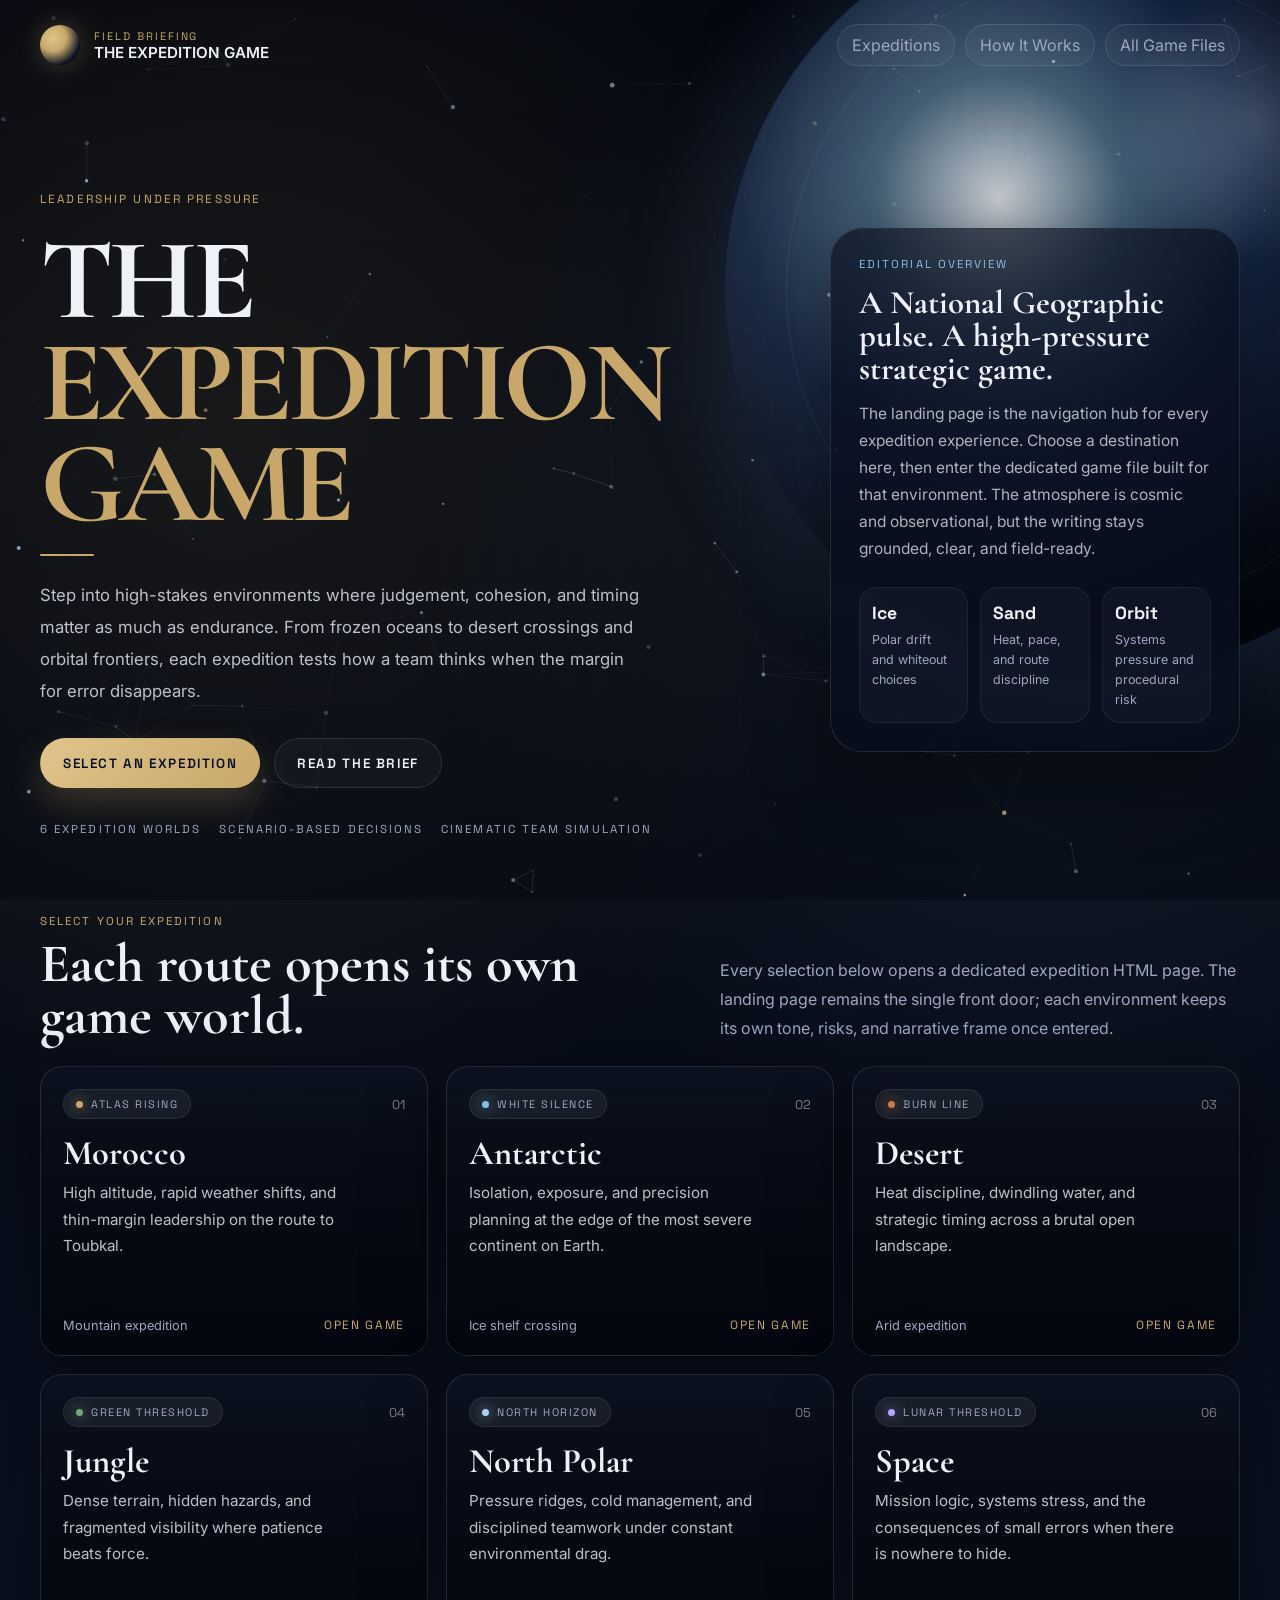
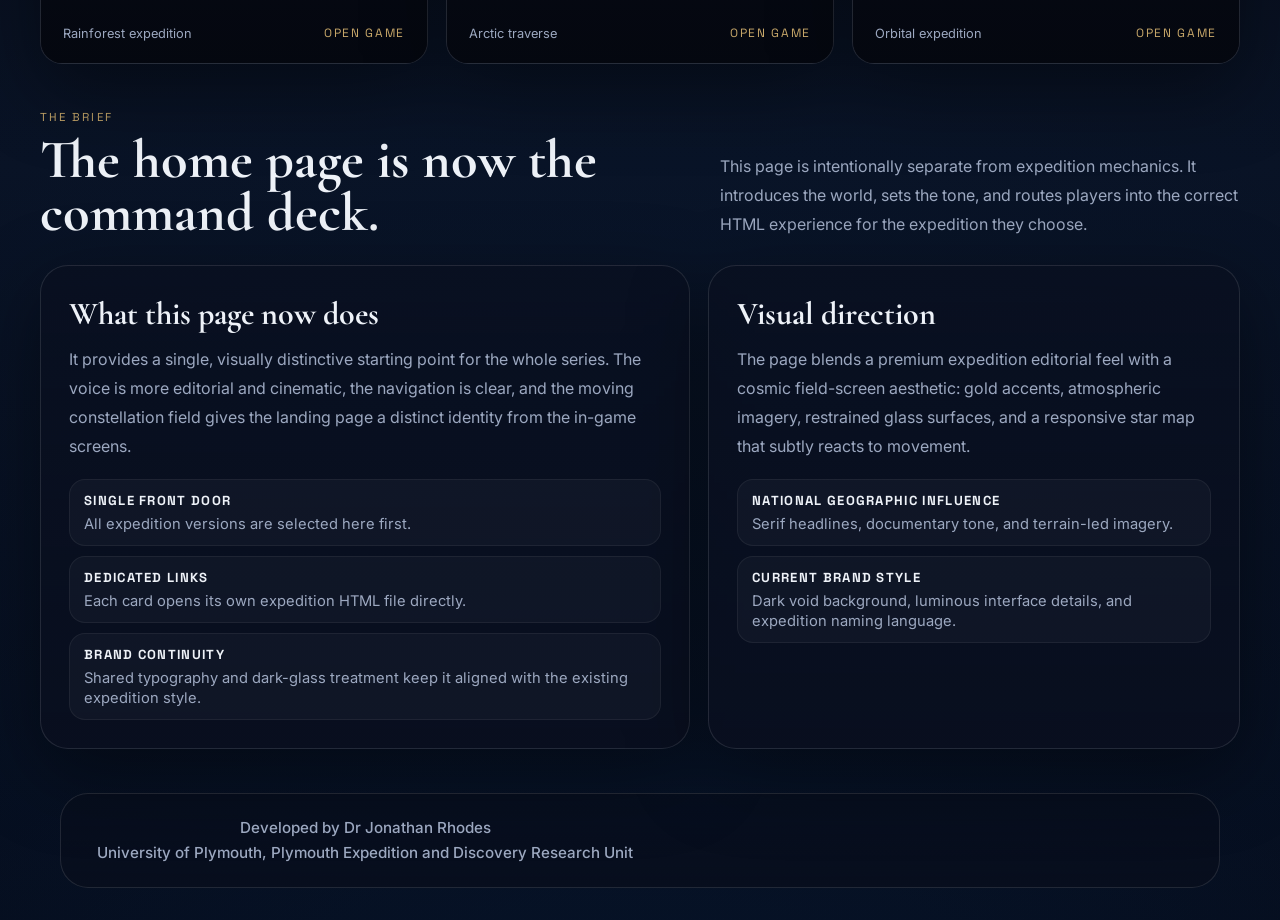
<file: morocco_expedition.html>
<!DOCTYPE html>
<html lang="en">
<head>
<meta charset="UTF-8">
<meta name="viewport" content="width=device-width, initial-scale=1.0">
<title>THE EXPEDITION GAME</title>
<link rel="preconnect" href="https://fonts.googleapis.com">
<link rel="preconnect" href="https://fonts.gstatic.com" crossorigin>
<link href="https://fonts.googleapis.com/css2?family=Cormorant+Garamond:wght@500;600;700&family=Inter:wght@300;400;500;600&family=Space+Grotesk:wght@400;500;600;700&display=swap" rel="stylesheet">
<style>
*,*::before,*::after{box-sizing:border-box;margin:0;padding:0}

:root{
  --bg:#050814;
  --bg-2:#0a1124;
  --panel:rgba(9,15,31,0.76);
  --panel-strong:rgba(12,19,37,0.92);
  --line:rgba(255,255,255,0.11);
  --line-strong:rgba(255,255,255,0.2);
  --text:#eef2f8;
  --muted:#9ca8c0;
  --gold:#c8a86a;
  --gold-soft:#e0c48c;
  --ice:#88bfe3;
  --ember:#ce7a45;
  --moss:#6fa973;
  --danger:#d56363;
  --shadow:0 24px 80px rgba(0,0,0,0.42);
  --radius:22px;
}

html{scroll-behavior:smooth}

body{
  min-height:100vh;
  font-family:'Inter',sans-serif;
  color:var(--text);
  background:
    radial-gradient(circle at 18% 18%, rgba(200,168,106,0.14), transparent 30%),
    radial-gradient(circle at 82% 22%, rgba(136,191,227,0.12), transparent 28%),
    radial-gradient(circle at 50% 120%, rgba(9,49,94,0.35), transparent 50%),
    linear-gradient(180deg, #04070f 0%, #060b16 34%, #091224 70%, #050814 100%);
  overflow-x:hidden;
}

a{color:inherit;text-decoration:none}

#starfield{
  position:fixed;
  inset:0;
  width:100%;
  height:100%;
  z-index:0;
  pointer-events:none;
}

.backdrop{
  position:fixed;
  inset:0;
  z-index:-2;
  background:
    linear-gradient(180deg, rgba(3,7,16,0.2), rgba(3,7,16,0.88)),
    url('https://images.unsplash.com/photo-1462331940025-496dfbfc7564?auto=format&fit=crop&w=1800&q=80') center/cover no-repeat;
  opacity:0.48;
}

.planet{
  position:fixed;
  right:-16vw;
  top:-10vh;
  width:min(62vw, 760px);
  aspect-ratio:1;
  border-radius:50%;
  z-index:-1;
  background:
    radial-gradient(circle at 36% 38%, rgba(237,242,248,0.95), rgba(125,172,204,0.58) 18%, rgba(31,57,102,0.6) 38%, rgba(7,11,24,0.98) 72%),
    radial-gradient(circle at 70% 28%, rgba(255,255,255,0.55), transparent 18%);
  filter:blur(0.4px);
  box-shadow:
    0 0 120px rgba(94,134,194,0.24),
    inset -90px -90px 180px rgba(0,0,0,0.56),
    inset 80px 40px 120px rgba(255,255,255,0.05);
  opacity:0.88;
}

.planet::after{
  content:'';
  position:absolute;
  inset:8%;
  border-radius:50%;
  border:1px solid rgba(255,255,255,0.08);
}

.shell{
  position:relative;
  z-index:2;
  width:min(1200px, calc(100% - 40px));
  margin:0 auto;
}

.topbar{
  display:flex;
  align-items:center;
  justify-content:space-between;
  gap:18px;
  padding:24px 0 8px;
}

.brand{
  display:flex;
  align-items:center;
  gap:14px;
}

.brand-mark{
  width:40px;
  height:40px;
  border-radius:50%;
  background:
    radial-gradient(circle at 32% 32%, var(--gold-soft), var(--gold) 35%, rgba(12,19,37,0.95) 72%);
  box-shadow:0 0 24px rgba(200,168,106,0.28);
}

.brand-copy small,
.eyebrow,
.meta,
.section-kicker,
.foot-label{
  font-family:'Space Grotesk',sans-serif;
  letter-spacing:0.18em;
  text-transform:uppercase;
}

.brand-copy small{
  display:block;
  color:var(--gold);
  font-size:0.68rem;
}

.brand-copy strong{
  display:block;
  font-size:0.95rem;
  font-weight:600;
}

.topnav{
  display:flex;
  flex-wrap:wrap;
  justify-content:flex-end;
  gap:10px;
}

.topnav a{
  padding:10px 14px;
  border:1px solid var(--line);
  border-radius:999px;
  color:var(--muted);
  background:rgba(255,255,255,0.03);
  transition:0.25s ease;
}

.topnav a:hover{
  color:var(--text);
  border-color:rgba(200,168,106,0.42);
  background:rgba(200,168,106,0.08);
}

.hero{
  min-height:90vh;
  display:grid;
  grid-template-columns:minmax(0,1.15fr) minmax(300px,0.85fr);
  align-items:end;
  gap:32px;
  padding:70px 0 48px;
}

.hero-copy{
  max-width:690px;
}

.eyebrow{
  color:var(--gold);
  font-size:0.74rem;
  margin-bottom:24px;
}

.hero h1{
  font-family:'Cormorant Garamond',serif;
  font-size:clamp(4rem,9vw,7.8rem);
  line-height:0.88;
  letter-spacing:-0.04em;
  font-weight:700;
  margin-bottom:20px;
}

.hero h1 span{
  display:block;
  color:var(--gold);
}

.hero-rule{
  width:54px;
  height:2px;
  background:var(--gold);
  margin:20px 0 24px;
  border-radius:999px;
}

.hero p{
  max-width:610px;
  color:rgba(238,242,248,0.78);
  font-size:1.05rem;
  line-height:1.9;
}

.hero-actions{
  display:flex;
  flex-wrap:wrap;
  gap:14px;
  margin-top:30px;
}

.btn{
  display:inline-flex;
  align-items:center;
  justify-content:center;
  min-height:50px;
  padding:0 22px;
  border-radius:999px;
  border:1px solid transparent;
  font-family:'Space Grotesk',sans-serif;
  font-size:0.84rem;
  font-weight:600;
  letter-spacing:0.12em;
  text-transform:uppercase;
  transition:0.28s ease;
}

.btn-primary{
  background:linear-gradient(135deg, var(--gold-soft), var(--gold));
  color:#08101f;
  box-shadow:0 16px 34px rgba(200,168,106,0.24);
}

.btn-primary:hover{transform:translateY(-2px);box-shadow:0 22px 44px rgba(200,168,106,0.32)}

.btn-secondary{
  border-color:var(--line);
  background:rgba(255,255,255,0.03);
  color:var(--text);
}

.btn-secondary:hover{
  border-color:var(--line-strong);
  background:rgba(255,255,255,0.06);
}

.meta{
  display:flex;
  flex-wrap:wrap;
  gap:18px;
  margin-top:34px;
  color:var(--muted);
  font-size:0.72rem;
}

.hero-panel{
  align-self:center;
  justify-self:end;
  width:min(100%, 410px);
  padding:28px;
  border:1px solid var(--line);
  border-radius:32px;
  background:linear-gradient(180deg, rgba(8,14,29,0.66), rgba(8,14,29,0.9));
  backdrop-filter:blur(16px);
  box-shadow:var(--shadow);
}

.hero-panel .section-kicker{
  color:var(--ice);
  font-size:0.72rem;
  margin-bottom:16px;
}

.hero-panel h2{
  font-family:'Cormorant Garamond',serif;
  font-size:2.05rem;
  line-height:1;
  margin-bottom:14px;
}

.hero-panel p{
  color:rgba(238,242,248,0.72);
  line-height:1.75;
  font-size:0.97rem;
}

.signal-grid{
  display:grid;
  grid-template-columns:repeat(3,1fr);
  gap:12px;
  margin-top:24px;
}

.signal{
  padding:14px 12px;
  border-radius:18px;
  background:rgba(255,255,255,0.03);
  border:1px solid rgba(255,255,255,0.06);
}

.signal strong{
  display:block;
  font-family:'Space Grotesk',sans-serif;
  font-size:1.1rem;
  margin-bottom:4px;
}

.signal span{
  color:var(--muted);
  font-size:0.78rem;
}

.section{
  padding:30px 0 16px;
}

.section-head{
  display:flex;
  justify-content:space-between;
  align-items:end;
  gap:18px;
  margin-bottom:24px;
}

.section-kicker{
  display:block;
  color:var(--gold);
  font-size:0.72rem;
  margin-bottom:10px;
}

.section h2{
  font-family:'Cormorant Garamond',serif;
  font-size:clamp(2.2rem,4.3vw,3.4rem);
  line-height:0.96;
}

.section-head p{
  max-width:520px;
  color:var(--muted);
  line-height:1.8;
}

.expedition-grid{
  display:grid;
  grid-template-columns:repeat(3,minmax(0,1fr));
  gap:18px;
}

.expedition-card{
  position:relative;
  min-height:290px;
  padding:22px;
  border-radius:var(--radius);
  overflow:hidden;
  border:1px solid var(--line);
  background:
    linear-gradient(180deg, rgba(255,255,255,0.02), rgba(7,11,24,0.94)),
    rgba(8,14,29,0.86);
  box-shadow:var(--shadow);
  transition:transform 0.32s ease,border-color 0.32s ease,box-shadow 0.32s ease;
}

.expedition-card::before{
  content:'';
  position:absolute;
  inset:0;
  background:var(--bg-image) center/cover no-repeat;
  opacity:0.34;
  transform:scale(1.02);
  transition:transform 0.5s ease,opacity 0.3s ease;
}

.expedition-card::after{
  content:'';
  position:absolute;
  inset:0;
  background:
    linear-gradient(180deg, rgba(4,7,15,0.06), rgba(4,7,15,0.5) 40%, rgba(4,7,15,0.96) 100%);
}

.expedition-card:hover{
  transform:translateY(-5px);
  border-color:rgba(200,168,106,0.34);
  box-shadow:0 30px 90px rgba(0,0,0,0.5);
}

.expedition-card:hover::before{
  transform:scale(1.08);
  opacity:0.42;
}

.card-inner{
  position:relative;
  z-index:2;
  display:flex;
  flex-direction:column;
  justify-content:space-between;
  height:100%;
}

.card-meta{
  display:flex;
  justify-content:space-between;
  align-items:center;
  gap:10px;
}

.tag{
  display:inline-flex;
  align-items:center;
  gap:8px;
  padding:7px 12px;
  border-radius:999px;
  background:rgba(255,255,255,0.06);
  border:1px solid rgba(255,255,255,0.08);
  color:var(--muted);
  font-family:'Space Grotesk',sans-serif;
  font-size:0.68rem;
  letter-spacing:0.14em;
  text-transform:uppercase;
}

.tag .dot{
  width:7px;
  height:7px;
  border-radius:50%;
  background:var(--tag-color, var(--gold));
  box-shadow:0 0 14px var(--tag-color, var(--gold));
}

.card-index{
  font-family:'Space Grotesk',sans-serif;
  font-size:0.8rem;
  color:rgba(255,255,255,0.46);
}

.expedition-card h3{
  font-family:'Cormorant Garamond',serif;
  font-size:2.15rem;
  line-height:0.95;
  margin:18px 0 10px;
}

.expedition-card p{
  color:rgba(238,242,248,0.78);
  line-height:1.75;
  font-size:0.95rem;
  max-width:30ch;
}

.card-footer{
  display:flex;
  align-items:center;
  justify-content:space-between;
  gap:12px;
  margin-top:24px;
}

.terrain{
  color:var(--muted);
  font-size:0.8rem;
}

.card-link{
  font-family:'Space Grotesk',sans-serif;
  font-size:0.75rem;
  letter-spacing:0.14em;
  text-transform:uppercase;
  color:var(--gold);
}

.manifest{
  margin-top:26px;
  display:grid;
  grid-template-columns:1.1fr 0.9fr;
  gap:18px;
}

.manifest-card{
  padding:28px;
  border-radius:28px;
  border:1px solid var(--line);
  background:linear-gradient(180deg, rgba(9,15,31,0.72), rgba(9,15,31,0.96));
  box-shadow:var(--shadow);
}

.manifest-card h3{
  font-family:'Cormorant Garamond',serif;
  font-size:2rem;
  margin-bottom:12px;
}

.manifest-card p{
  color:var(--muted);
  line-height:1.82;
}

.manifest-list{
  margin-top:18px;
  display:grid;
  gap:10px;
}

.manifest-list div{
  padding:12px 14px;
  border-radius:16px;
  background:rgba(255,255,255,0.03);
  border:1px solid rgba(255,255,255,0.06);
}

.manifest-list strong{
  display:block;
  font-family:'Space Grotesk',sans-serif;
  font-size:0.82rem;
  letter-spacing:0.1em;
  text-transform:uppercase;
  color:var(--text);
  margin-bottom:4px;
}

.manifest-list span{
  color:var(--muted);
  font-size:0.92rem;
}

.site-footer{
  margin:52px 0 34px;
  padding:28px;
  border-radius:28px;
  border:1px solid var(--line);
  background:linear-gradient(180deg, rgba(8,14,29,0.68), rgba(8,14,29,0.92));
}

.site-footer-top{
  display:flex;
  align-items:flex-start;
  justify-content:space-between;
  gap:24px;
  margin-bottom:22px;
}

.site-footer h3{
  font-family:'Cormorant Garamond',serif;
  font-size:2rem;
  margin-bottom:8px;
}

.site-footer p{
  color:var(--muted);
  max-width:560px;
  line-height:1.8;
}

.footer-links{
  display:grid;
  grid-template-columns:repeat(3,minmax(0,1fr));
  gap:12px;
}

.footer-links a{
  padding:14px 16px;
  border-radius:16px;
  border:1px solid rgba(255,255,255,0.07);
  background:rgba(255,255,255,0.03);
  color:var(--muted);
  transition:0.25s ease;
}

.footer-links a:hover{
  color:var(--text);
  border-color:rgba(200,168,106,0.35);
  background:rgba(200,168,106,0.07);
}

@media (max-width: 1040px){
  .hero{grid-template-columns:1fr;min-height:auto;padding-top:52px}
  .hero-panel{justify-self:start}
  .expedition-grid{grid-template-columns:repeat(2,minmax(0,1fr))}
  .manifest{grid-template-columns:1fr}
}

@media (max-width: 700px){
  .shell{width:min(100% - 24px, 1200px)}
  .topbar,.section-head,.site-footer-top{display:block}
  .topnav{justify-content:flex-start;margin-top:16px}
  .hero{padding-top:34px}
  .hero h1{font-size:clamp(3rem,16vw,5rem)}
  .signal-grid,.footer-links,.expedition-grid{grid-template-columns:1fr}
  .hero-panel,.manifest-card,.site-footer,.expedition-card{padding:22px}
}
</style>
<link rel="stylesheet" href="assets/footer.css">
</head>
<body>
<canvas id="starfield" aria-hidden="true"></canvas>
<div class="backdrop" aria-hidden="true"></div>
<div class="planet" aria-hidden="true"></div>

<div class="shell">
  <header class="topbar">
    <div class="brand">
      <div class="brand-mark" aria-hidden="true"></div>
      <div class="brand-copy">
        <small>Field Briefing</small>
        <strong>THE EXPEDITION GAME</strong>
      </div>
    </div>
    <nav class="topnav" aria-label="Primary">
      <a href="#expeditions">Expeditions</a>
      <a href="#manifest">How It Works</a>
      <a href="#footer-links">All Game Files</a>
    </nav>
  </header>

  <main>
    <section class="hero">
      <div class="hero-copy">
        <div class="eyebrow">Leadership Under Pressure</div>
        <h1>THE <span>EXPEDITION GAME</span></h1>
        <div class="hero-rule"></div>
        <p>
          Step into high-stakes environments where judgement, cohesion, and timing matter as much as endurance.
          From frozen oceans to desert crossings and orbital frontiers, each expedition tests how a team thinks when the margin for error disappears.
        </p>
        <div class="hero-actions">
          <a class="btn btn-primary" href="#expeditions">Select An Expedition</a>
          <a class="btn btn-secondary" href="#manifest">Read The Brief</a>
        </div>
        <div class="meta">
          <span>6 Expedition Worlds</span>
          <span>Scenario-Based Decisions</span>
          <span>Cinematic Team Simulation</span>
        </div>
      </div>

      <aside class="hero-panel">
        <div class="section-kicker">Editorial Overview</div>
        <h2>A National Geographic pulse. A high-pressure strategic game.</h2>
        <p>
          The landing page is the navigation hub for every expedition experience. Choose a destination here, then enter the dedicated game file built for that environment. The atmosphere is cosmic and observational, but the writing stays grounded, clear, and field-ready.
        </p>
        <div class="signal-grid">
          <div class="signal">
            <strong>Ice</strong>
            <span>Polar drift and whiteout choices</span>
          </div>
          <div class="signal">
            <strong>Sand</strong>
            <span>Heat, pace, and route discipline</span>
          </div>
          <div class="signal">
            <strong>Orbit</strong>
            <span>Systems pressure and procedural risk</span>
          </div>
        </div>
      </aside>
    </section>

    <section class="section" id="expeditions">
      <div class="section-head">
        <div>
          <span class="section-kicker">Select Your Expedition</span>
          <h2>Each route opens its own game world.</h2>
        </div>
        <p>
          Every selection below opens a dedicated expedition HTML page. The landing page remains the single front door; each environment keeps its own tone, risks, and narrative frame once entered.
        </p>
      </div>

      <div class="expedition-grid">
        <a class="expedition-card" href="morocco_expedition_game.html" style="--bg-image:url('https://images.unsplash.com/photo-1539635278303-d4002c07eae3?auto=format&fit=crop&w=1200&q=80')">
          <div class="card-inner">
            <div>
              <div class="card-meta">
                <span class="tag" style="--tag-color:#c8a86a"><span class="dot"></span>Atlas Rising</span>
                <span class="card-index">01</span>
              </div>
              <h3>Morocco</h3>
              <p>High altitude, rapid weather shifts, and thin-margin leadership on the route to Toubkal.</p>
            </div>
            <div class="card-footer">
              <span class="terrain">Mountain expedition</span>
              <span class="card-link">Open Game</span>
            </div>
          </div>
        </a>

        <a class="expedition-card" href="antarctic_game.html" style="--bg-image:url('https://images.unsplash.com/photo-1517783999520-f068d7431a60?auto=format&fit=crop&w=1200&q=80')">
          <div class="card-inner">
            <div>
              <div class="card-meta">
                <span class="tag" style="--tag-color:#88bfe3"><span class="dot"></span>White Silence</span>
                <span class="card-index">02</span>
              </div>
              <h3>Antarctic</h3>
              <p>Isolation, exposure, and precision planning at the edge of the most severe continent on Earth.</p>
            </div>
            <div class="card-footer">
              <span class="terrain">Ice shelf crossing</span>
              <span class="card-link">Open Game</span>
            </div>
          </div>
        </a>

        <a class="expedition-card" href="desert_game.html" style="--bg-image:url('https://images.unsplash.com/photo-1500530855697-b586d89ba3ee?auto=format&fit=crop&w=1200&q=80')">
          <div class="card-inner">
            <div>
              <div class="card-meta">
                <span class="tag" style="--tag-color:#ce7a45"><span class="dot"></span>Burn Line</span>
                <span class="card-index">03</span>
              </div>
              <h3>Desert</h3>
              <p>Heat discipline, dwindling water, and strategic timing across a brutal open landscape.</p>
            </div>
            <div class="card-footer">
              <span class="terrain">Arid expedition</span>
              <span class="card-link">Open Game</span>
            </div>
          </div>
        </a>

        <a class="expedition-card" href="jungle_game.html" style="--bg-image:url('https://images.unsplash.com/photo-1448375240586-882707db888b?auto=format&fit=crop&w=1200&q=80')">
          <div class="card-inner">
            <div>
              <div class="card-meta">
                <span class="tag" style="--tag-color:#6fa973"><span class="dot"></span>Green Threshold</span>
                <span class="card-index">04</span>
              </div>
              <h3>Jungle</h3>
              <p>Dense terrain, hidden hazards, and fragmented visibility where patience beats force.</p>
            </div>
            <div class="card-footer">
              <span class="terrain">Rainforest expedition</span>
              <span class="card-link">Open Game</span>
            </div>
          </div>
        </a>

        <a class="expedition-card" href="north_polar_game.html" style="--bg-image:url('https://images.unsplash.com/photo-1473448912268-2022ce9509d8?auto=format&fit=crop&w=1200&q=80')">
          <div class="card-inner">
            <div>
              <div class="card-meta">
                <span class="tag" style="--tag-color:#a6d4ef"><span class="dot"></span>North Horizon</span>
                <span class="card-index">05</span>
              </div>
              <h3>North Polar</h3>
              <p>Pressure ridges, cold management, and disciplined teamwork under constant environmental drag.</p>
            </div>
            <div class="card-footer">
              <span class="terrain">Arctic traverse</span>
              <span class="card-link">Open Game</span>
            </div>
          </div>
        </a>

        <a class="expedition-card" href="space_game.html" style="--bg-image:url('https://images.unsplash.com/photo-1446776811953-b23d57bd21aa?auto=format&fit=crop&w=1200&q=80')">
          <div class="card-inner">
            <div>
              <div class="card-meta">
                <span class="tag" style="--tag-color:#b2a8ff"><span class="dot"></span>Lunar Threshold</span>
                <span class="card-index">06</span>
              </div>
              <h3>Space</h3>
              <p>Mission logic, systems stress, and the consequences of small errors when there is nowhere to hide.</p>
            </div>
            <div class="card-footer">
              <span class="terrain">Orbital expedition</span>
              <span class="card-link">Open Game</span>
            </div>
          </div>
        </a>
      </div>
    </section>

    <section class="section" id="manifest">
      <div class="section-head">
        <div>
          <span class="section-kicker">The Brief</span>
          <h2>The home page is now the command deck.</h2>
        </div>
        <p>
          This page is intentionally separate from expedition mechanics. It introduces the world, sets the tone, and routes players into the correct HTML experience for the expedition they choose.
        </p>
      </div>

      <div class="manifest">
        <article class="manifest-card">
          <h3>What this page now does</h3>
          <p>
            It provides a single, visually distinctive starting point for the whole series. The voice is more editorial and cinematic, the navigation is clear, and the moving constellation field gives the landing page a distinct identity from the in-game screens.
          </p>
          <div class="manifest-list">
            <div>
              <strong>Single front door</strong>
              <span>All expedition versions are selected here first.</span>
            </div>
            <div>
              <strong>Dedicated links</strong>
              <span>Each card opens its own expedition HTML file directly.</span>
            </div>
            <div>
              <strong>Brand continuity</strong>
              <span>Shared typography and dark-glass treatment keep it aligned with the existing expedition style.</span>
            </div>
          </div>
        </article>

        <article class="manifest-card">
          <h3>Visual direction</h3>
          <p>
            The page blends a premium expedition editorial feel with a cosmic field-screen aesthetic: gold accents, atmospheric imagery, restrained glass surfaces, and a responsive star map that subtly reacts to movement.
          </p>
          <div class="manifest-list">
            <div>
              <strong>National Geographic influence</strong>
              <span>Serif headlines, documentary tone, and terrain-led imagery.</span>
            </div>
            <div>
              <strong>Current brand style</strong>
              <span>Dark void background, luminous interface details, and expedition naming language.</span>
            </div>
          </div>
        </article>
      </div>
    </section>
  </main>

  <footer class="site-footer" id="footer-links">
    <p>Developed by Dr Jonathan Rhodes<br>University of Plymouth, Plymouth Expedition and Discovery Research Unit</p>
  </footer>
</div>

<script>
const canvas=document.getElementById('starfield');
const ctx=canvas.getContext('2d');
let w=0,h=0,dpr=Math.min(window.devicePixelRatio||1,2);
let stars=[];
let pointer={x:null,y:null,active:false};

function resize(){
  w=window.innerWidth;
  h=window.innerHeight;
  dpr=Math.min(window.devicePixelRatio||1,2);
  canvas.width=w*dpr;
  canvas.height=h*dpr;
  canvas.style.width=w+'px';
  canvas.style.height=h+'px';
  ctx.setTransform(dpr,0,0,dpr,0,0);
  const count=Math.max(90,Math.min(180,Math.floor((w*h)/11000)));
  stars=Array.from({length:count},()=>spawnStar(true));
}

function spawnStar(initial=false){
  return{
    x:Math.random()*w,
    y:Math.random()*h,
    r:Math.random()*1.7+0.4,
    vx:(Math.random()-0.5)*0.18,
    vy:(Math.random()-0.5)*0.18,
    twinkle:Math.random()*Math.PI*2,
    hue:Math.random()>0.84?'gold':'ice',
    a:initial?Math.random()*0.7+0.15:0
  };
}

function updateStar(s){
  s.x+=s.vx;
  s.y+=s.vy;
  s.twinkle+=0.012;
  s.a=Math.min(0.95,s.a+0.004);
  if(s.x<-40) s.x=w+40;
  if(s.x>w+40) s.x=-40;
  if(s.y<-40) s.y=h+40;
  if(s.y>h+40) s.y=-40;
}

function drawStars(){
  ctx.clearRect(0,0,w,h);
  for(const s of stars){
    updateStar(s);
    const pulse=(Math.sin(s.twinkle)+1)/2;
    const alpha=s.a*(0.35+pulse*0.55);
    ctx.beginPath();
    ctx.fillStyle=s.hue==='gold'
      ?`rgba(224,196,140,${alpha})`
      :`rgba(176,212,236,${alpha})`;
    ctx.arc(s.x,s.y,s.r+(pulse*0.4),0,Math.PI*2);
    ctx.fill();
  }
}

function drawConnections(){
  const reach=pointer.active?150:110;
  for(let i=0;i<stars.length;i++){
    const a=stars[i];
    for(let j=i+1;j<stars.length;j++){
      const b=stars[j];
      const dx=a.x-b.x;
      const dy=a.y-b.y;
      const dist=Math.hypot(dx,dy);
      if(dist>reach) continue;
      let alpha=(1-dist/reach)*0.16;
      if(pointer.active){
        const da=Math.hypot((pointer.x??0)-a.x,(pointer.y??0)-a.y);
        const db=Math.hypot((pointer.x??0)-b.x,(pointer.y??0)-b.y);
        if(da<130||db<130) alpha+=0.12*(1-Math.min(da,db)/130);
      }
      ctx.beginPath();
      ctx.strokeStyle=`rgba(182,205,232,${Math.max(alpha,0)})`;
      ctx.lineWidth=1;
      ctx.moveTo(a.x,a.y);
      ctx.lineTo(b.x,b.y);
      ctx.stroke();
    }
  }
}

function drawPointerAura(){
  if(!pointer.active||pointer.x===null||pointer.y===null) return;
  const g=ctx.createRadialGradient(pointer.x,pointer.y,0,pointer.x,pointer.y,180);
  g.addColorStop(0,'rgba(200,168,106,0.14)');
  g.addColorStop(0.45,'rgba(120,163,216,0.08)');
  g.addColorStop(1,'rgba(5,8,20,0)');
  ctx.fillStyle=g;
  ctx.beginPath();
  ctx.arc(pointer.x,pointer.y,180,0,Math.PI*2);
  ctx.fill();
}

function frame(){
  drawStars();
  drawPointerAura();
  drawConnections();
  requestAnimationFrame(frame);
}

window.addEventListener('resize',resize);
window.addEventListener('mousemove',e=>{
  pointer.x=e.clientX;
  pointer.y=e.clientY;
  pointer.active=true;
});
window.addEventListener('mouseleave',()=>{
  pointer.active=false;
});
window.addEventListener('touchmove',e=>{
  const t=e.touches[0];
  if(!t) return;
  pointer.x=t.clientX;
  pointer.y=t.clientY;
  pointer.active=true;
},{passive:true});
window.addEventListener('touchend',()=>{pointer.active=false;});

resize();
frame();
</script>
<script src="assets/footer.js"></script>
<script>window.renderExpeditionFooter();</script>
</body>
</html>
</file>
<file: assets/footer.css>
.site-footer{
  width:min(1200px, calc(100% - 40px));
  margin:28px auto 32px;
  padding:22px 24px;
  border-top:1px solid rgba(255,255,255,0.12);
  color:rgba(237,241,251,0.82);
  text-align:center;
}

.site-footer p{
  margin:0;
  font:500 0.95rem/1.6 'Inter',system-ui,sans-serif;
}

@media (max-width:720px){
  .site-footer{
    width:min(100% - 24px, 1200px);
    padding:18px 8px 8px;
  }

  .site-footer p{
    font-size:0.88rem;
  }
}
</file>
